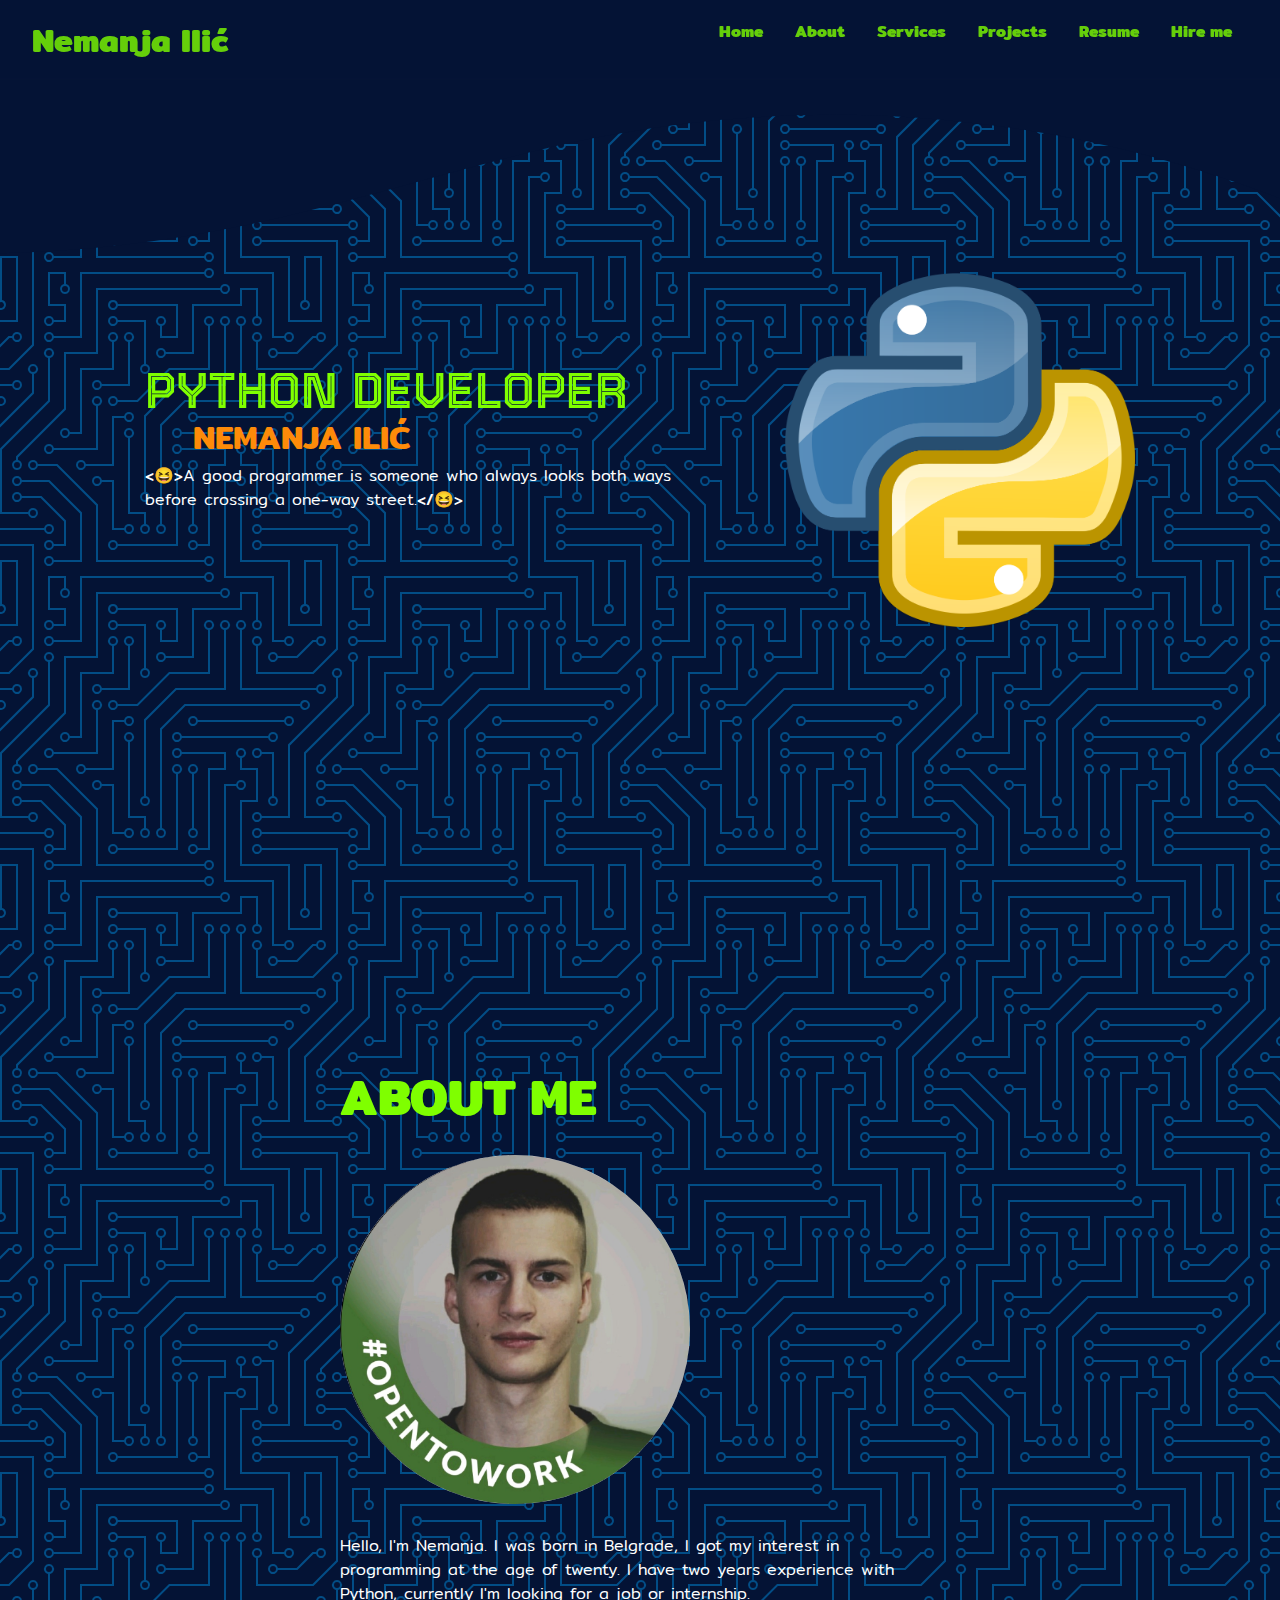
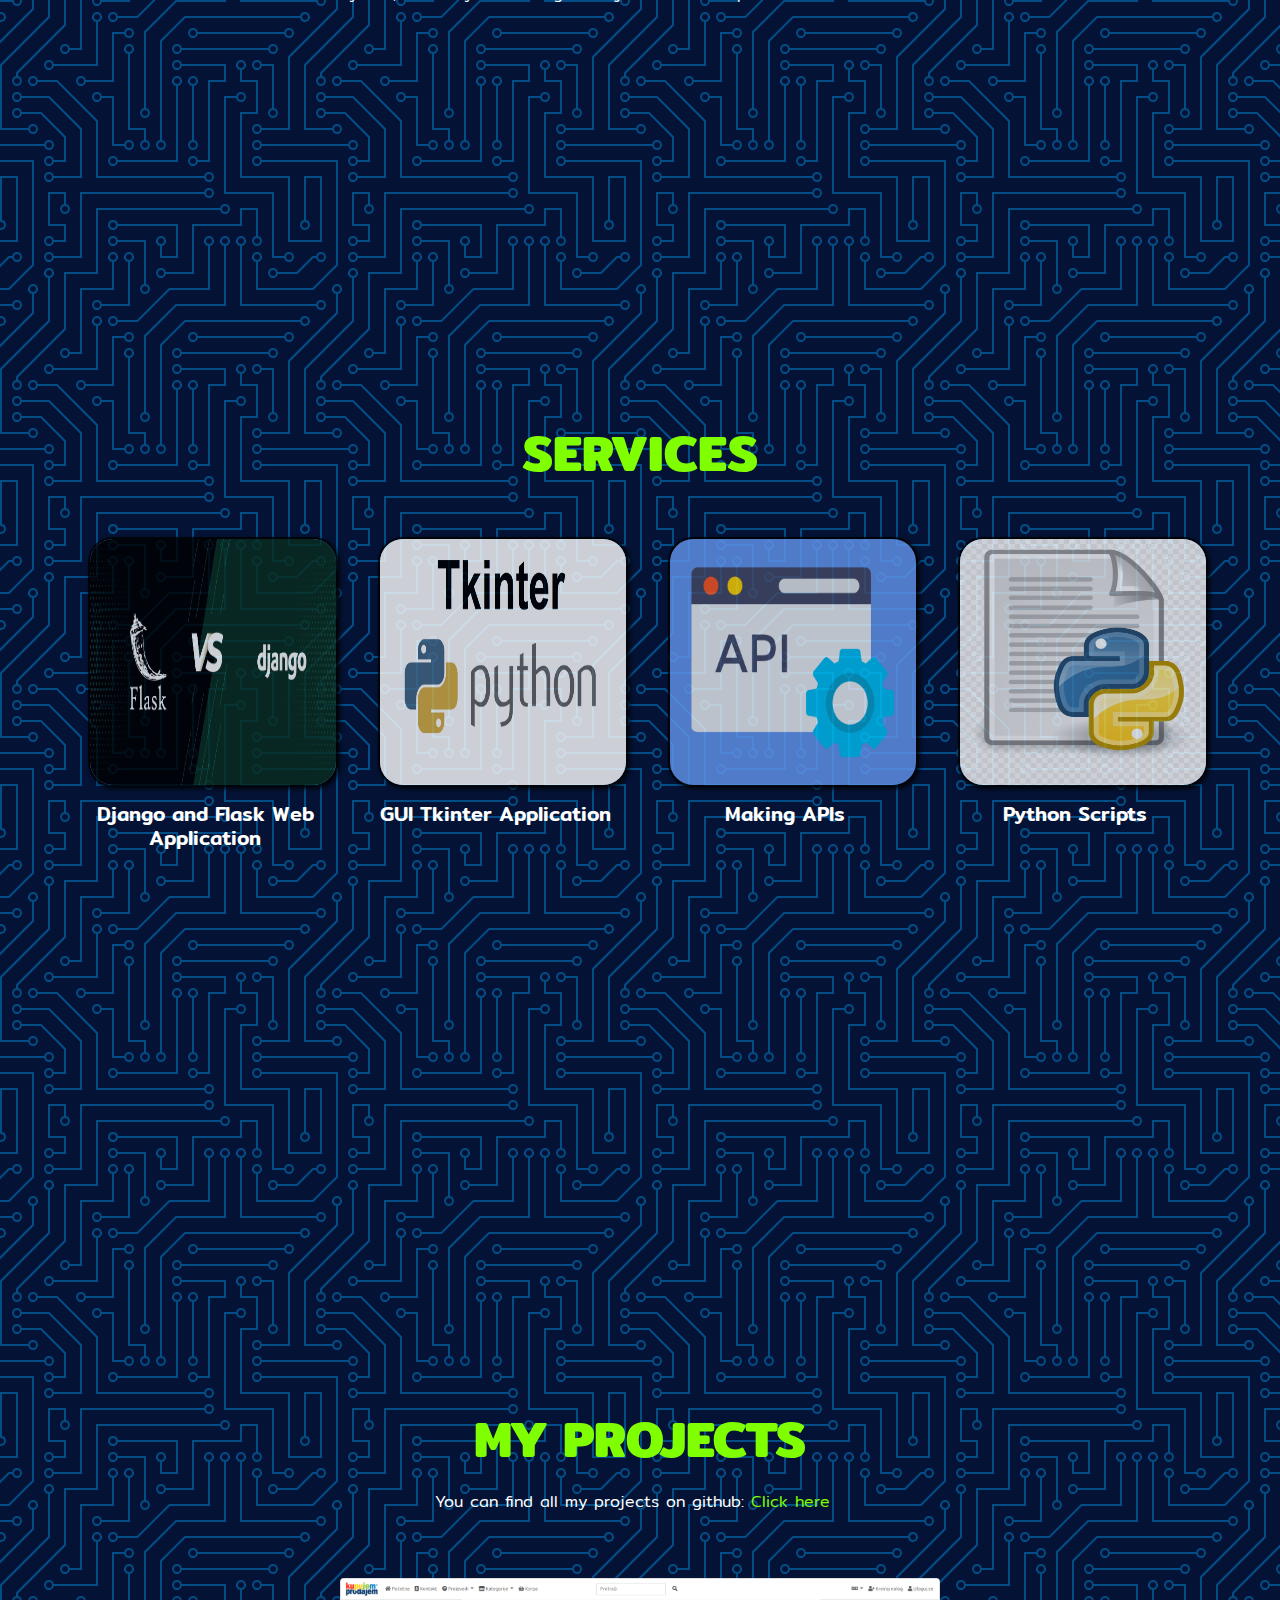
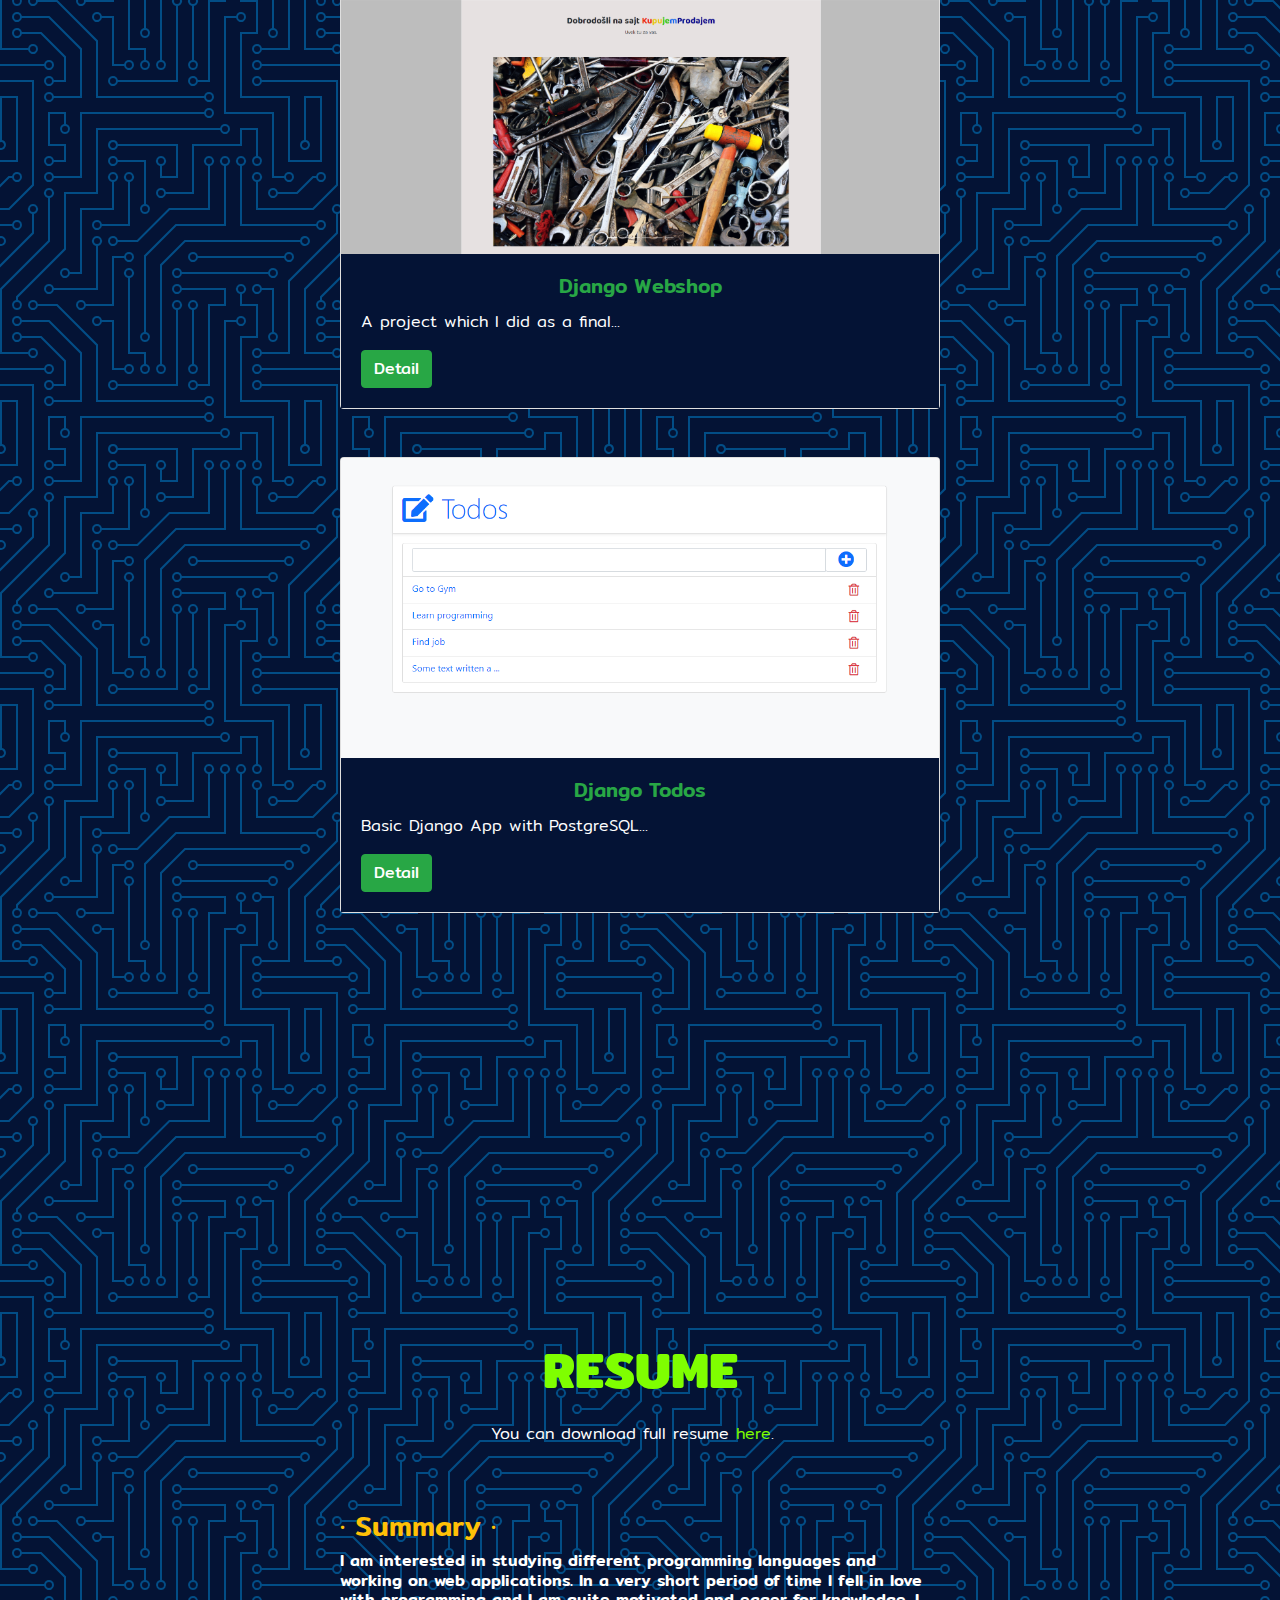
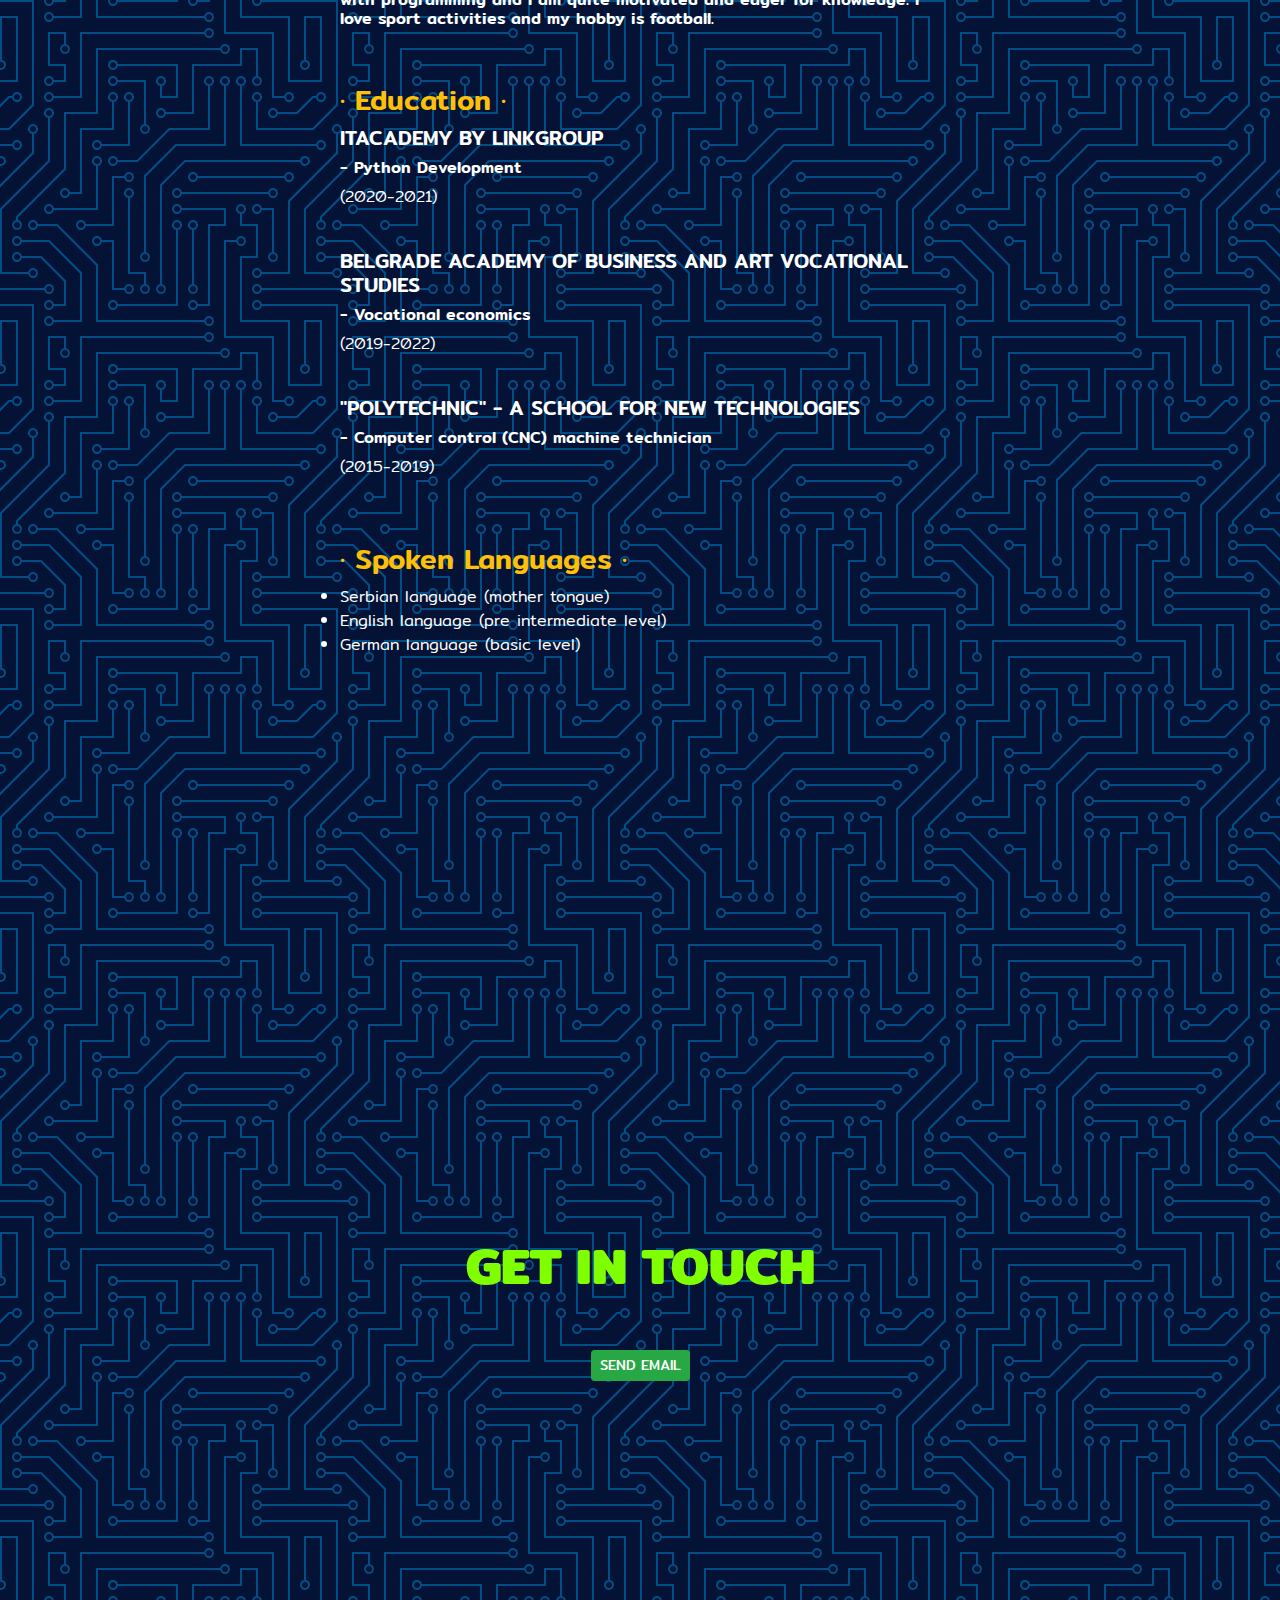
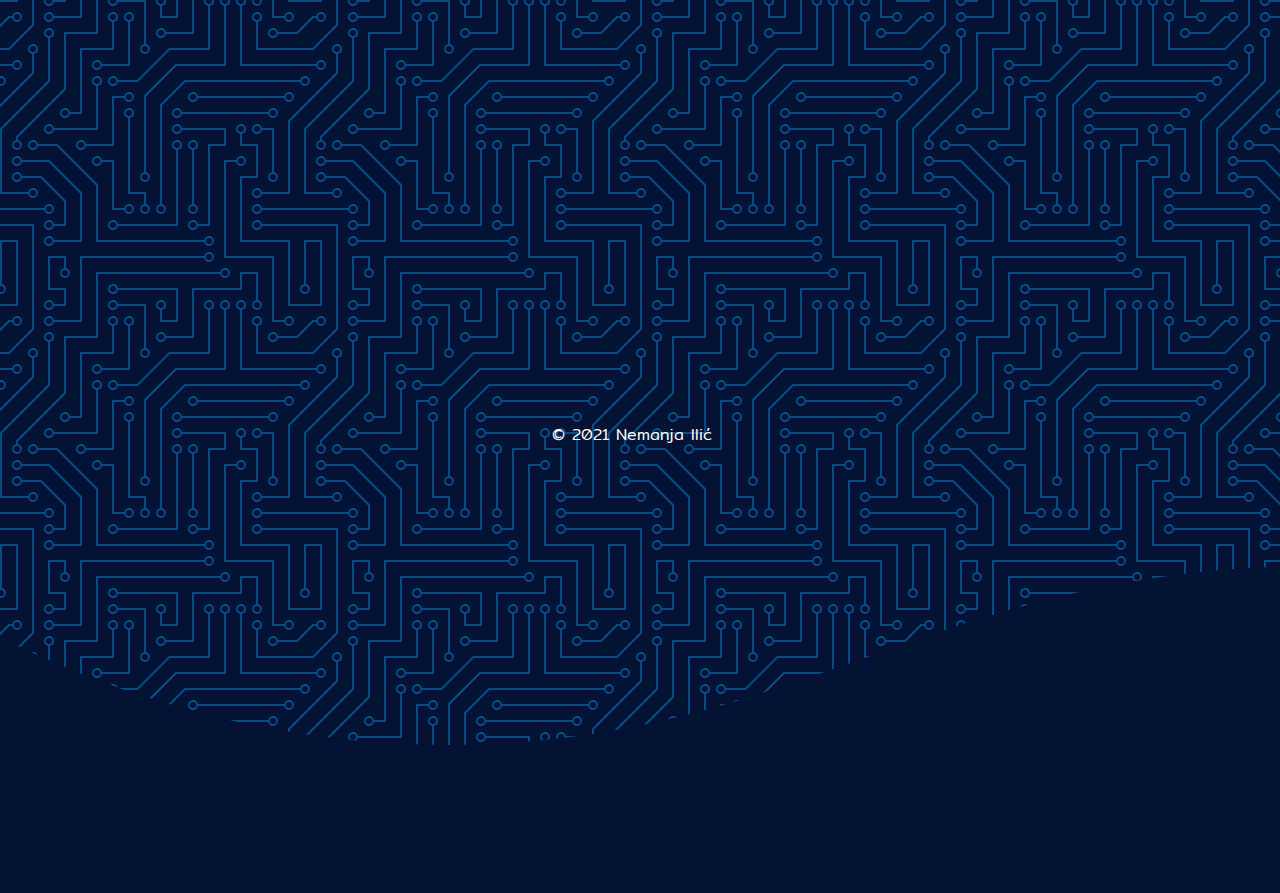
<file: index.html>
<!DOCTYPE html>
<html lang="en">

<head>
    <meta charset="UTF-8">
    <meta http-equiv="X-UA-Compatible" content="IE=edge">
    <meta name="viewport" content="width=device-width, initial-scale=1.0">
    <title>Python Developer | Nemanja Ilić</title>
    <link rel="stylesheet" href="https://maxcdn.bootstrapcdn.com/bootstrap/4.0.0/css/bootstrap.min.css" integrity="sha384-Gn5384xqQ1aoWXA+058RXPxPg6fy4IWvTNh0E263XmFcJlSAwiGgFAW/dAiS6JXm" crossorigin="anonymous">
    <link rel="stylesheet" href="static/css/style.css">
    <link rel="shortcut icon" href="static/python.ico" type="image/x-icon">
</head>

<body>
    <header class="header">
        <a id="user" href="index.html">Nemanja Ilić</a>
        <div class="menu-btn">
            <div class="menu-btn__lines"></div>
        </div>
        <ul class="menu-items">
            <li><a href="#home" class="menu-item">Home</a></li>
            <li><a href="#about" class="menu-item">About</a></li>
            <li><a href="#services" class="menu-item">Services</a></li>
            <li><a href="#projects" class="menu-item">Projects</a></li>
            <li><a href="#resume" class="menu-item">Resume</a></li>
            <li><a href="#hire_me" class="menu-item">Hire me</a></li>
        </ul>
    </header>
    <section class="section hero-section" id="home">
        <div class="custom-shape-divider-top-1631554355">
            <svg data-name="Layer 1" xmlns="http://www.w3.org/2000/svg" viewBox="0 0 1200 120" preserveAspectRatio="none">
                <path d="M985.66,92.83C906.67,72,823.78,31,743.84,14.19c-82.26-17.34-168.06-16.33-250.45.39-57.84,11.73-114,31.07-172,41.86A600.21,600.21,0,0,1,0,27.35V120H1200V95.8C1132.19,118.92,1055.71,111.31,985.66,92.83Z" class="shape-fill"></path>
            </svg>
        </div>
        <div class="hero-col">
            <h1 id="typing">Python Developer</h1>
            <h2>Nemanja Ilić</h2>
            <p><b>&lt;&#128518;&gt;</b>A good programmer is someone who always looks both ways before crossing a one-way street.<b>&lt;/&#128518;&gt;</b></p>
        </div>
        <div class="hero-col hero-img">
            <img src="static/images/python.png" alt="python logo">
        </div>
    </section>
    <section class="section another-section" id="about">
        <div class="another-col">
            <h1>About Me</h1>
            <img src="static/images/me.jpeg" alt="my photo">
            <p>Hello, I'm Nemanja. I was born in Belgrade, I got my interest in programming at the age of twenty. I have two years experience with Python, currently I'm looking for a job or internship.</p>

        </div>
    </section>
    <section id="services">
        <h1 class="text-center">Services</h1>
        <br><br>
        <div class="row">
            <div class="column">
                <div class="box"><img src="static/images/djangoflask.jpg" alt="django-flask logo"></div>
                <div class="column-name">
                    <h5>Django and Flask Web Application</h5>
                </div>
            </div>
            <div class="column">
                <div class="box"><img src="static/images/tkinter.jpg" alt="tkinter logo"></div>
                <div class="column-name">
                    <h5>GUI Tkinter Application</h5>
                </div>
            </div>
            <div class="column">
                <div class="box"><img src="static/images/apis.png" alt="api logo"></div>
                <div class="column-name">
                    <h5>Making APIs</h5>
                </div>
            </div>
            <div class="column">
                <div class="box"><img src="static/images/pythonscripts.png" alt="pythonscripts logo"></div>
                <div class="column-name">
                    <h5 class="text-center">Python Scripts</h5>
                </div>
            </div>
        </div>
    </section>

    <section id="projects">
        <div class="hero-col">
            <h1 class="text-center">My Projects</h1><br>
            <p class="text-center">You can find all my projects on github: <span><a href="https://github.com/nemanjailic7" target="_blank">Click here</a></span></p>
            <br><br>
            <!-- PROJECT 1 -->
            <div class="card" style="max-width: 50rem;">
                <img class="card-img-top" src="static/images/projects/djangowebshop1.png" alt="Django Webshop">
                <div class="card-body">
                    <h5 class="card-title text-success text-center">Django Webshop</h5>
                    <p class="card-text text-white">A project which I did as a final...</p>
                    <a href="projects/project1.html" class="btn btn-success">Detail</a>
                </div>
            </div><br><br>
            <!-- PROJECT 2 -->
            <div class="card" style="max-width: 50rem;">
                <img class="card-img-top" src="static/images/projects/djangotodos1.png" alt="Django Todos">
                <div class="card-body">
                    <h5 class="card-title text-success text-center">Django Todos</h5>
                    <p class="card-text text-white">Basic Django App with PostgreSQL...</p>
                    <a href="projects/project2.html" class="btn btn-success">Detail</a>
                </div>
            </div><br><br>


        </div>
    </section>

    <section id="resume">
        <div class="hero-col">
            <h1 class="text-center">Resume</h1><br>
            <p class="text-center">You can download full resume <a href="static/images/NemanjaIlicCV.pdf" download>here</a>.</p>
            <br><br>
            <h3 class="text-warning">&#183; Summary &#183;</h3>
            <h6 class="text-white">I am interested in studying different programming languages and working on web applications. In a very short period of time I fell in love with programming and I am quite motivated and eager for knowledge. I love sport activities and my hobby
                is football.
            </h6>
            <br><br>
            <h3 class="text-warning">&#183; Education &#183;</h3>
            <h5>ITACADEMY BY LINKGROUP</h5>
            <h6>- Python Development</h6>
            <p>(2020-2021)</p>
            <br>
            <h5>BELGRADE ACADEMY OF BUSINESS AND ART VOCATIONAL STUDIES</h5>
            <h6>- Vocational economics</h6>
            <p>(2019-2022)</p>
            <br>
            <h5>"POLYTECHNIC" - A SCHOOL FOR NEW TECHNOLOGIES</h5>
            <h6>- Computer control (CNC) machine technician</h6>
            <p>(2015-2019)</p>
            <br><br>
            <h3 class="text-warning">&#183; Spoken Languages &#183;</h3>
            <ul class="text-white">
                <li>Serbian language (mother tongue)</li>
                <li>English language (pre intermediate level)</li>
                <li>German language (basic level)</li>
            </ul>

        </div>
    </section>

    <section id="hire_me">
        <div class="another-col">
            <h1 class="text-center">Get in touch</h1><br><br>
            <h1 class="text-center"><a class="btn btn-success btn-sm text-white" href="mailto:nemanjaailic7@gmail.com">SEND EMAIL</a></h1>
        </div>
    </section>

    <section id="footer">
        <p>&copy; 2021 Nemanja Ilić</p>
        <div class="custom-shape-divider-bottom-1631554417">
            <svg data-name="Layer 1" xmlns="http://www.w3.org/2000/svg" viewBox="0 0 1200 120" preserveAspectRatio="none">
        <path d="M985.66,92.83C906.67,72,823.78,31,743.84,14.19c-82.26-17.34-168.06-16.33-250.45.39-57.84,11.73-114,31.07-172,41.86A600.21,600.21,0,0,1,0,27.35V120H1200V95.8C1132.19,118.92,1055.71,111.31,985.66,92.83Z" class="shape-fill"></path>
    </svg>
        </div>
    </section>

    <script src="static/js/index.js"></script>
    <script src="https://code.jquery.com/jquery-3.2.1.slim.min.js" integrity="sha384-KJ3o2DKtIkvYIK3UENzmM7KCkRr/rE9/Qpg6aAZGJwFDMVNA/GpGFF93hXpG5KkN" crossorigin="anonymous"></script>
    <script src="https://cdnjs.cloudflare.com/ajax/libs/popper.js/1.12.9/umd/popper.min.js" integrity="sha384-ApNbgh9B+Y1QKtv3Rn7W3mgPxhU9K/ScQsAP7hUibX39j7fakFPskvXusvfa0b4Q" crossorigin="anonymous"></script>
    <script src="https://maxcdn.bootstrapcdn.com/bootstrap/4.0.0/js/bootstrap.min.js" integrity="sha384-JZR6Spejh4U02d8jOt6vLEHfe/JQGiRRSQQxSfFWpi1MquVdAyjUar5+76PVCmYl" crossorigin="anonymous"></script>
</body>

</html>
</file>
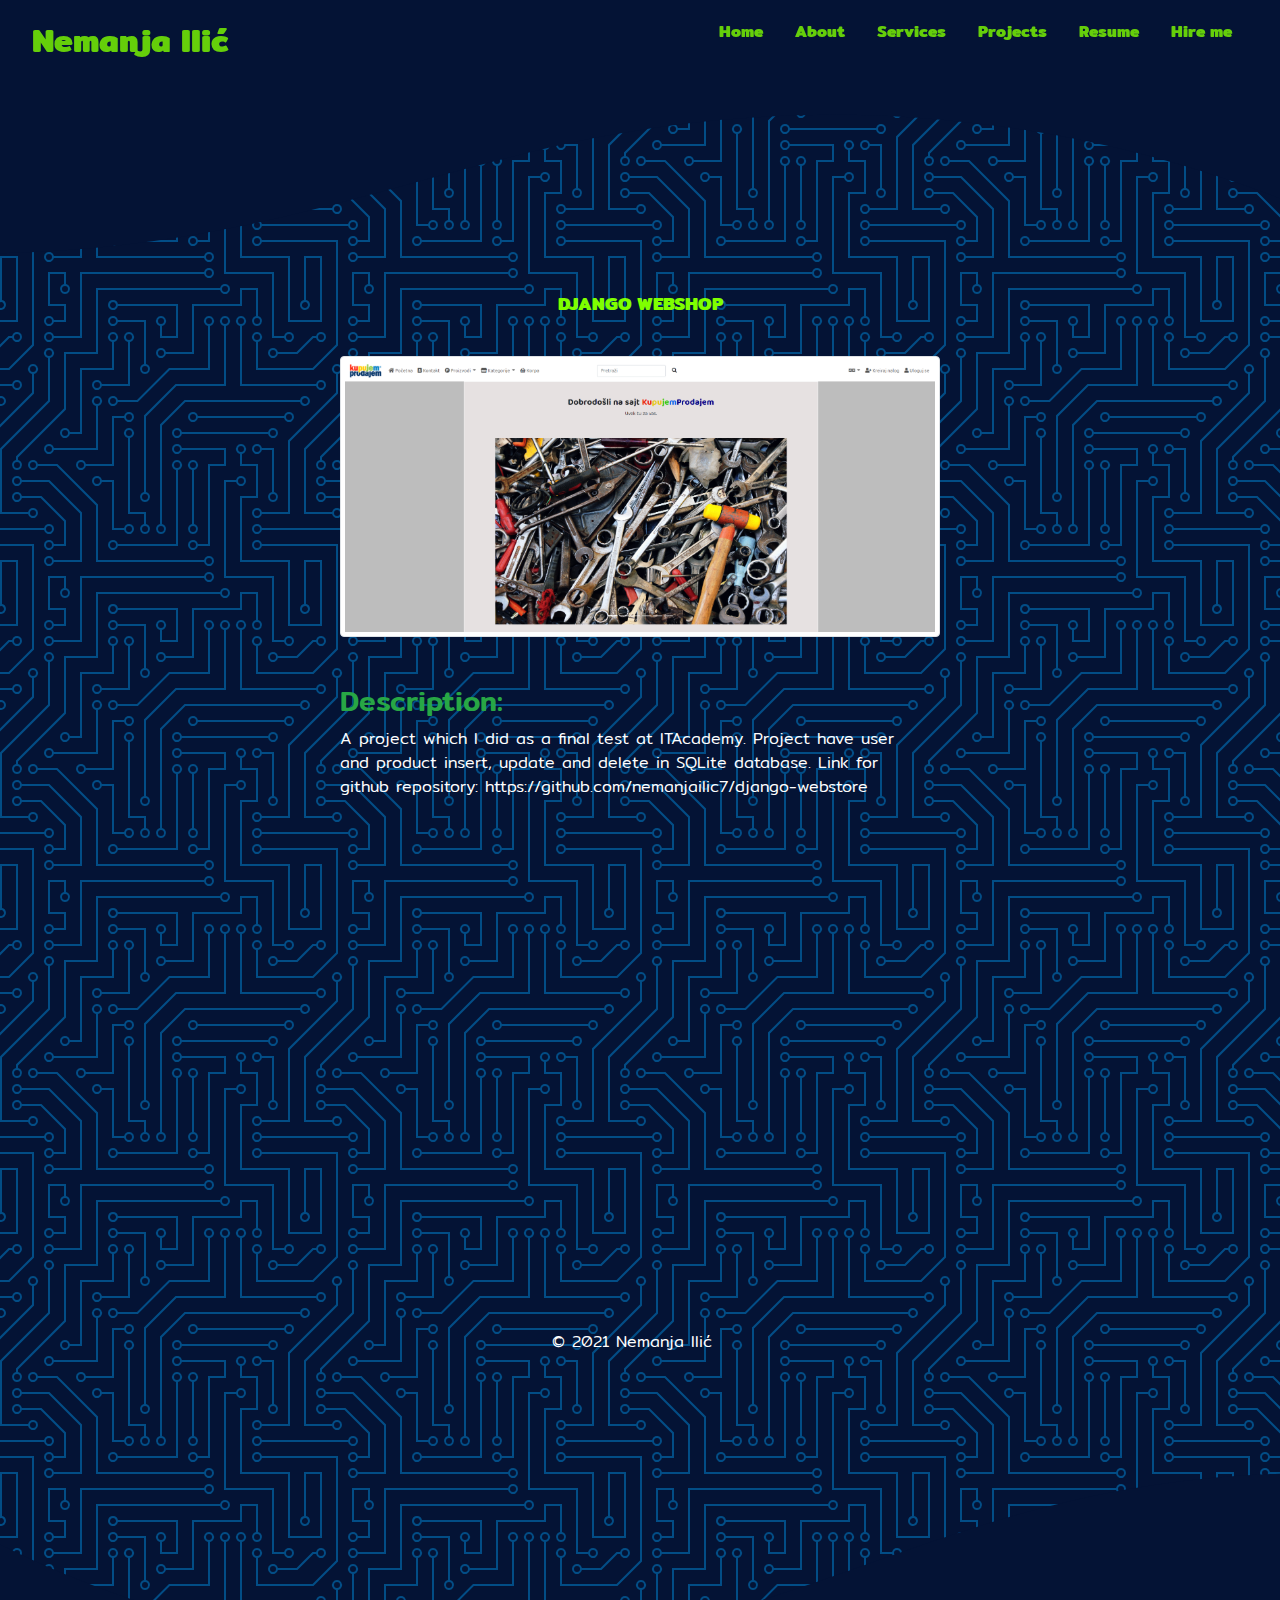
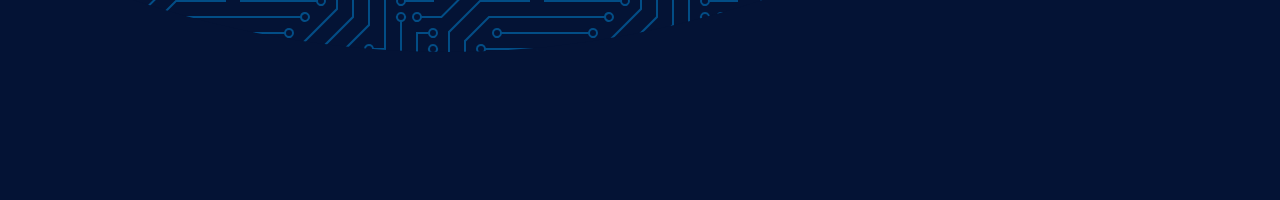
<file: projects/project1.html>
<!DOCTYPE html>
<html lang="en">

<head>
    <meta charset="UTF-8">
    <meta http-equiv="X-UA-Compatible" content="IE=edge">
    <meta name="viewport" content="width=device-width, initial-scale=1.0">
    <title>Django Webshop | Nemanja Ilić</title>
    <link rel="stylesheet" href="https://maxcdn.bootstrapcdn.com/bootstrap/4.0.0/css/bootstrap.min.css" integrity="sha384-Gn5384xqQ1aoWXA+058RXPxPg6fy4IWvTNh0E263XmFcJlSAwiGgFAW/dAiS6JXm" crossorigin="anonymous">
    <link rel="stylesheet" href="./../static/css/style.css">
    <link rel="shortcut icon" href="./../static/python.ico" type="image/x-icon">
</head>

<body>
    <header class="header">
        <a id="user" href="index.html">Nemanja Ilić</a>
        <div class="menu-btn">
            <div class="menu-btn__lines"></div>
        </div>
        <ul class="menu-items">
            <li><a href="./../index.html#home" class="menu-item">Home</a></li>
            <li><a href="./../index.html#about" class="menu-item">About</a></li>
            <li><a href="./../index.html#services" class="menu-item">Services</a></li>
            <li><a href="./../index.html#projects" class="menu-item">Projects</a></li>
            <li><a href="./../index.html#resume" class="menu-item">Resume</a></li>
            <li><a href="./../index.html#hire_me" class="menu-item">Hire me</a></li>
        </ul>
    </header>
    <section id="project-detail">
        <div class="custom-shape-divider-top-1631554355">
            <svg data-name="Layer 1" xmlns="http://www.w3.org/2000/svg" viewBox="0 0 1200 120" preserveAspectRatio="none">
                <path d="M985.66,92.83C906.67,72,823.78,31,743.84,14.19c-82.26-17.34-168.06-16.33-250.45.39-57.84,11.73-114,31.07-172,41.86A600.21,600.21,0,0,1,0,27.35V120H1200V95.8C1132.19,118.92,1055.71,111.31,985.66,92.83Z" class="shape-fill"></path>
            </svg>
        </div>
        <div class="hero-col">
            <h1 class="text-center">Django Webshop</h1><br>
            <img class="img-thumbnail" src="./../static/images/projects/djangowebshop1.png" width="1000"><br><br><br>
            <h3 class="text-success">Description:</h3>
            <p>A project which I did as a final test at ITAcademy. Project have user and product insert, update and delete in SQLite database. Link for github repository: https://github.com/nemanjailic7/django-webstore</p>
        </div>
    </section>


    <section id="footer">
        <p>&copy; 2021 Nemanja Ilić</p>
        <div class="custom-shape-divider-bottom-1631554417">
            <svg data-name="Layer 1" xmlns="http://www.w3.org/2000/svg" viewBox="0 0 1200 120" preserveAspectRatio="none">
        <path d="M985.66,92.83C906.67,72,823.78,31,743.84,14.19c-82.26-17.34-168.06-16.33-250.45.39-57.84,11.73-114,31.07-172,41.86A600.21,600.21,0,0,1,0,27.35V120H1200V95.8C1132.19,118.92,1055.71,111.31,985.66,92.83Z" class="shape-fill"></path>
    </svg>
        </div>
    </section>

    <script src="./../static/js/index.js"></script>
    <script src="https://code.jquery.com/jquery-3.2.1.slim.min.js" integrity="sha384-KJ3o2DKtIkvYIK3UENzmM7KCkRr/rE9/Qpg6aAZGJwFDMVNA/GpGFF93hXpG5KkN" crossorigin="anonymous"></script>
    <script src="https://cdnjs.cloudflare.com/ajax/libs/popper.js/1.12.9/umd/popper.min.js" integrity="sha384-ApNbgh9B+Y1QKtv3Rn7W3mgPxhU9K/ScQsAP7hUibX39j7fakFPskvXusvfa0b4Q" crossorigin="anonymous"></script>
    <script src="https://maxcdn.bootstrapcdn.com/bootstrap/4.0.0/js/bootstrap.min.js" integrity="sha384-JZR6Spejh4U02d8jOt6vLEHfe/JQGiRRSQQxSfFWpi1MquVdAyjUar5+76PVCmYl" crossorigin="anonymous"></script>
</body>

</html>
</file>
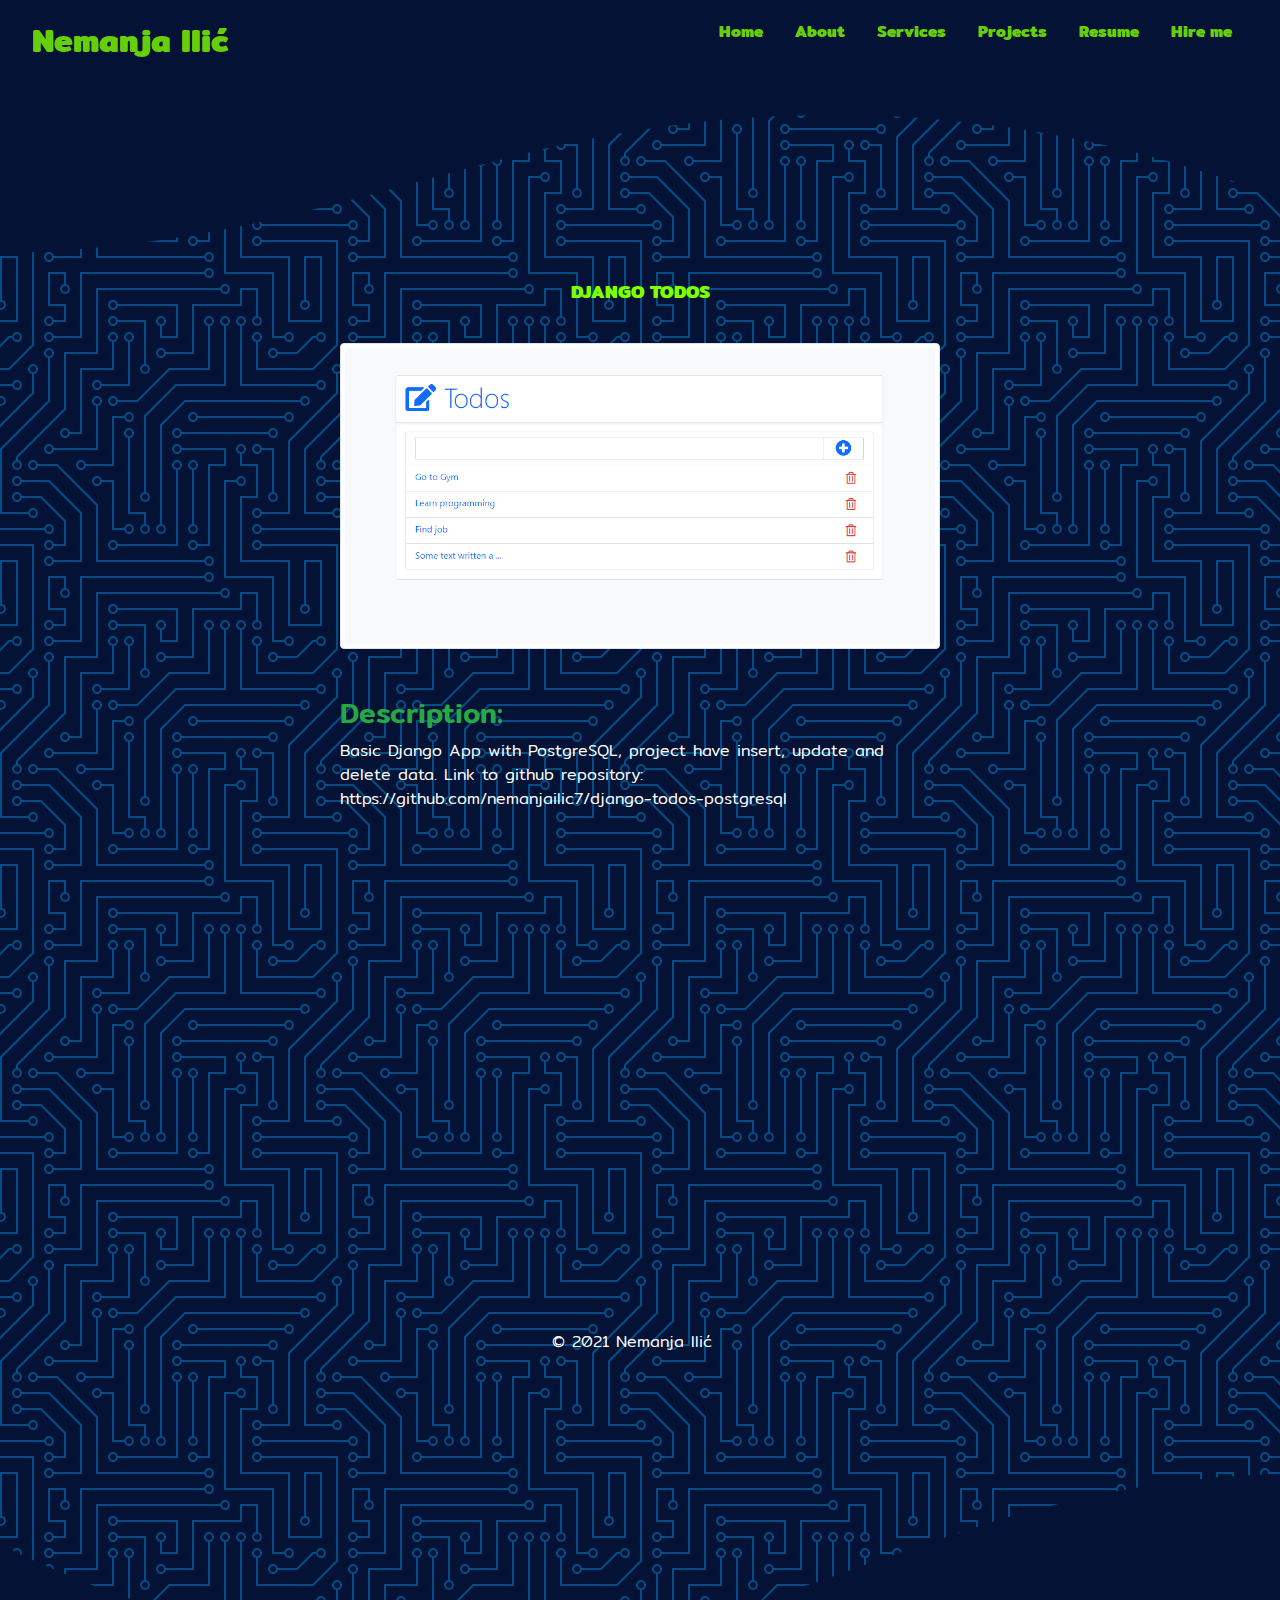
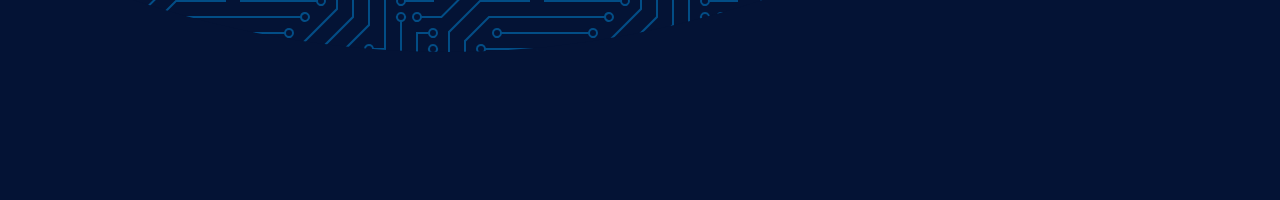
<file: projects/project2.html>
<!DOCTYPE html>
<html lang="en">

<head>
    <meta charset="UTF-8">
    <meta http-equiv="X-UA-Compatible" content="IE=edge">
    <meta name="viewport" content="width=device-width, initial-scale=1.0">
    <title>Django Todos | Nemanja Ilić</title>
    <link rel="stylesheet" href="https://maxcdn.bootstrapcdn.com/bootstrap/4.0.0/css/bootstrap.min.css" integrity="sha384-Gn5384xqQ1aoWXA+058RXPxPg6fy4IWvTNh0E263XmFcJlSAwiGgFAW/dAiS6JXm" crossorigin="anonymous">
    <link rel="stylesheet" href="./../static/css/style.css">
    <link rel="shortcut icon" href="./../static/python.ico" type="image/x-icon">
</head>

<body>
    <header class="header">
        <a id="user" href="index.html">Nemanja Ilić</a>
        <div class="menu-btn">
            <div class="menu-btn__lines"></div>
        </div>
        <ul class="menu-items">
            <li><a href="./../index.html#home" class="menu-item">Home</a></li>
            <li><a href="./../index.html#about" class="menu-item">About</a></li>
            <li><a href="./../index.html#services" class="menu-item">Services</a></li>
            <li><a href="./../index.html#projects" class="menu-item">Projects</a></li>
            <li><a href="./../index.html#resume" class="menu-item">Resume</a></li>
            <li><a href="./../index.html#hire_me" class="menu-item">Hire me</a></li>
        </ul>
    </header>
    <section id="project-detail">
        <div class="custom-shape-divider-top-1631554355">
            <svg data-name="Layer 1" xmlns="http://www.w3.org/2000/svg" viewBox="0 0 1200 120" preserveAspectRatio="none">
                <path d="M985.66,92.83C906.67,72,823.78,31,743.84,14.19c-82.26-17.34-168.06-16.33-250.45.39-57.84,11.73-114,31.07-172,41.86A600.21,600.21,0,0,1,0,27.35V120H1200V95.8C1132.19,118.92,1055.71,111.31,985.66,92.83Z" class="shape-fill"></path>
            </svg>
        </div>
        <div class="hero-col">
            <h1 class="text-center">Django Todos</h1><br>
            <img class="img-thumbnail" src="./../static/images/projects/djangotodos1.png" width=" 1000 "><br><br><br>
            <h3 class="text-success ">Description:</h3>
            <p>Basic Django App with PostgreSQL, project have insert, update and delete data. Link to github repository: https://github.com/nemanjailic7/django-todos-postgresql</p>
        </div>
    </section>


    <section id="footer ">
        <p>&copy; 2021 Nemanja Ilić</p>
        <div class="custom-shape-divider-bottom-1631554417 ">
            <svg data-name="Layer 1 " xmlns="http://www.w3.org/2000/svg " viewBox="0 0 1200 120 " preserveAspectRatio="none ">
        <path d="M985.66,92.83C906.67,72,823.78,31,743.84,14.19c-82.26-17.34-168.06-16.33-250.45.39-57.84,11.73-114,31.07-172,41.86A600.21,600.21,0,0,1,0,27.35V120H1200V95.8C1132.19,118.92,1055.71,111.31,985.66,92.83Z " class="shape-fill "></path>
    </svg>
        </div>
    </section>

    <script src="./../static/js/index.js "></script>
    <script src="https://code.jquery.com/jquery-3.2.1.slim.min.js " integrity="sha384-KJ3o2DKtIkvYIK3UENzmM7KCkRr/rE9/Qpg6aAZGJwFDMVNA/GpGFF93hXpG5KkN " crossorigin="anonymous "></script>
    <script src="https://cdnjs.cloudflare.com/ajax/libs/popper.js/1.12.9/umd/popper.min.js " integrity="sha384-ApNbgh9B+Y1QKtv3Rn7W3mgPxhU9K/ScQsAP7hUibX39j7fakFPskvXusvfa0b4Q " crossorigin="anonymous "></script>
    <script src="https://maxcdn.bootstrapcdn.com/bootstrap/4.0.0/js/bootstrap.min.js " integrity="sha384-JZR6Spejh4U02d8jOt6vLEHfe/JQGiRRSQQxSfFWpi1MquVdAyjUar5+76PVCmYl " crossorigin="anonymous "></script>
</body>

</html>
</file>
<file: static/css/style.css>
@import url('https://fonts.googleapis.com/css2?family=Chakra+Petch:ital,wght@0,300;0,400;0,500;1,300&family=Patrick+Hand&family=Tourney:wght@300&display=swap');
@import url('https://fonts.googleapis.com/css2?family=Mitr:wght@300;500&display=swap');
* {
    margin: 0;
    padding: 0;
    box-sizing: border-box;
}


/* width */

::-webkit-scrollbar {
    width: 10px;
}


/* Track */

 ::-webkit-scrollbar-track {
    background: #041335;
}


/* Handle */

 ::-webkit-scrollbar-thumb {
    background: #555;
    border-radius: 3px;
}


/* Handle on hover */

 ::-webkit-scrollbar-thumb:hover {
    background: chartreuse;
    border-radius: 3px;
}

html {
    scroll-behavior: smooth;
}

body {
    font-family: 'Mitr', sans-serif;
    background-color: #041335;
    background-image: url("data:image/svg+xml,%3Csvg xmlns='http://www.w3.org/2000/svg' viewBox='0 0 304 304' width='304' height='304'%3E%3Cpath fill='%2300a5ff' fill-opacity='0.4' d='M44.1 224a5 5 0 1 1 0 2H0v-2h44.1zm160 48a5 5 0 1 1 0 2H82v-2h122.1zm57.8-46a5 5 0 1 1 0-2H304v2h-42.1zm0 16a5 5 0 1 1 0-2H304v2h-42.1zm6.2-114a5 5 0 1 1 0 2h-86.2a5 5 0 1 1 0-2h86.2zm-256-48a5 5 0 1 1 0 2H0v-2h12.1zm185.8 34a5 5 0 1 1 0-2h86.2a5 5 0 1 1 0 2h-86.2zM258 12.1a5 5 0 1 1-2 0V0h2v12.1zm-64 208a5 5 0 1 1-2 0v-54.2a5 5 0 1 1 2 0v54.2zm48-198.2V80h62v2h-64V21.9a5 5 0 1 1 2 0zm16 16V64h46v2h-48V37.9a5 5 0 1 1 2 0zm-128 96V208h16v12.1a5 5 0 1 1-2 0V210h-16v-76.1a5 5 0 1 1 2 0zm-5.9-21.9a5 5 0 1 1 0 2H114v48H85.9a5 5 0 1 1 0-2H112v-48h12.1zm-6.2 130a5 5 0 1 1 0-2H176v-74.1a5 5 0 1 1 2 0V242h-60.1zm-16-64a5 5 0 1 1 0-2H114v48h10.1a5 5 0 1 1 0 2H112v-48h-10.1zM66 284.1a5 5 0 1 1-2 0V274H50v30h-2v-32h18v12.1zM236.1 176a5 5 0 1 1 0 2H226v94h48v32h-2v-30h-48v-98h12.1zm25.8-30a5 5 0 1 1 0-2H274v44.1a5 5 0 1 1-2 0V146h-10.1zm-64 96a5 5 0 1 1 0-2H208v-80h16v-14h-42.1a5 5 0 1 1 0-2H226v18h-16v80h-12.1zm86.2-210a5 5 0 1 1 0 2H272V0h2v32h10.1zM98 101.9V146H53.9a5 5 0 1 1 0-2H96v-42.1a5 5 0 1 1 2 0zM53.9 34a5 5 0 1 1 0-2H80V0h2v34H53.9zm60.1 3.9V66H82v64H69.9a5 5 0 1 1 0-2H80V64h32V37.9a5 5 0 1 1 2 0zM101.9 82a5 5 0 1 1 0-2H128V37.9a5 5 0 1 1 2 0V82h-28.1zm16-64a5 5 0 1 1 0-2H146v44.1a5 5 0 1 1-2 0V18h-26.1zm102.2 270a5 5 0 1 1 0 2H98v14h-2v-16h124.1zM242 149.9V160h16v34h-16v62h48v48h-2v-46h-48v-66h16v-30h-16v-12.1a5 5 0 1 1 2 0zM53.9 18a5 5 0 1 1 0-2H64V2H48V0h18v18H53.9zm112 32a5 5 0 1 1 0-2H192V0h50v2h-48v48h-28.1zm-48-48a5 5 0 0 1-9.8-2h2.07a3 3 0 1 0 5.66 0H178v34h-18V21.9a5 5 0 1 1 2 0V32h14V2h-58.1zm0 96a5 5 0 1 1 0-2H137l32-32h39V21.9a5 5 0 1 1 2 0V66h-40.17l-32 32H117.9zm28.1 90.1a5 5 0 1 1-2 0v-76.51L175.59 80H224V21.9a5 5 0 1 1 2 0V82h-49.59L146 112.41v75.69zm16 32a5 5 0 1 1-2 0v-99.51L184.59 96H300.1a5 5 0 0 1 3.9-3.9v2.07a3 3 0 0 0 0 5.66v2.07a5 5 0 0 1-3.9-3.9H185.41L162 121.41v98.69zm-144-64a5 5 0 1 1-2 0v-3.51l48-48V48h32V0h2v50H66v55.41l-48 48v2.69zM50 53.9v43.51l-48 48V208h26.1a5 5 0 1 1 0 2H0v-65.41l48-48V53.9a5 5 0 1 1 2 0zm-16 16V89.41l-34 34v-2.82l32-32V69.9a5 5 0 1 1 2 0zM12.1 32a5 5 0 1 1 0 2H9.41L0 43.41V40.6L8.59 32h3.51zm265.8 18a5 5 0 1 1 0-2h18.69l7.41-7.41v2.82L297.41 50H277.9zm-16 160a5 5 0 1 1 0-2H288v-71.41l16-16v2.82l-14 14V210h-28.1zm-208 32a5 5 0 1 1 0-2H64v-22.59L40.59 194H21.9a5 5 0 1 1 0-2H41.41L66 216.59V242H53.9zm150.2 14a5 5 0 1 1 0 2H96v-56.6L56.6 162H37.9a5 5 0 1 1 0-2h19.5L98 200.6V256h106.1zm-150.2 2a5 5 0 1 1 0-2H80v-46.59L48.59 178H21.9a5 5 0 1 1 0-2H49.41L82 208.59V258H53.9zM34 39.8v1.61L9.41 66H0v-2h8.59L32 40.59V0h2v39.8zM2 300.1a5 5 0 0 1 3.9 3.9H3.83A3 3 0 0 0 0 302.17V256h18v48h-2v-46H2v42.1zM34 241v63h-2v-62H0v-2h34v1zM17 18H0v-2h16V0h2v18h-1zm273-2h14v2h-16V0h2v16zm-32 273v15h-2v-14h-14v14h-2v-16h18v1zM0 92.1A5.02 5.02 0 0 1 6 97a5 5 0 0 1-6 4.9v-2.07a3 3 0 1 0 0-5.66V92.1zM80 272h2v32h-2v-32zm37.9 32h-2.07a3 3 0 0 0-5.66 0h-2.07a5 5 0 0 1 9.8 0zM5.9 0A5.02 5.02 0 0 1 0 5.9V3.83A3 3 0 0 0 3.83 0H5.9zm294.2 0h2.07A3 3 0 0 0 304 3.83V5.9a5 5 0 0 1-3.9-5.9zm3.9 300.1v2.07a3 3 0 0 0-1.83 1.83h-2.07a5 5 0 0 1 3.9-3.9zM97 100a3 3 0 1 0 0-6 3 3 0 0 0 0 6zm0-16a3 3 0 1 0 0-6 3 3 0 0 0 0 6zm16 16a3 3 0 1 0 0-6 3 3 0 0 0 0 6zm16 16a3 3 0 1 0 0-6 3 3 0 0 0 0 6zm0 16a3 3 0 1 0 0-6 3 3 0 0 0 0 6zm-48 32a3 3 0 1 0 0-6 3 3 0 0 0 0 6zm16 16a3 3 0 1 0 0-6 3 3 0 0 0 0 6zm32 48a3 3 0 1 0 0-6 3 3 0 0 0 0 6zm-16 16a3 3 0 1 0 0-6 3 3 0 0 0 0 6zm32-16a3 3 0 1 0 0-6 3 3 0 0 0 0 6zm0-32a3 3 0 1 0 0-6 3 3 0 0 0 0 6zm16 32a3 3 0 1 0 0-6 3 3 0 0 0 0 6zm32 16a3 3 0 1 0 0-6 3 3 0 0 0 0 6zm0-16a3 3 0 1 0 0-6 3 3 0 0 0 0 6zm-16-64a3 3 0 1 0 0-6 3 3 0 0 0 0 6zm16 0a3 3 0 1 0 0-6 3 3 0 0 0 0 6zm16 96a3 3 0 1 0 0-6 3 3 0 0 0 0 6zm0 16a3 3 0 1 0 0-6 3 3 0 0 0 0 6zm16 16a3 3 0 1 0 0-6 3 3 0 0 0 0 6zm16-144a3 3 0 1 0 0-6 3 3 0 0 0 0 6zm0 32a3 3 0 1 0 0-6 3 3 0 0 0 0 6zm16-32a3 3 0 1 0 0-6 3 3 0 0 0 0 6zm16-16a3 3 0 1 0 0-6 3 3 0 0 0 0 6zm-96 0a3 3 0 1 0 0-6 3 3 0 0 0 0 6zm0 16a3 3 0 1 0 0-6 3 3 0 0 0 0 6zm16-32a3 3 0 1 0 0-6 3 3 0 0 0 0 6zm96 0a3 3 0 1 0 0-6 3 3 0 0 0 0 6zm-16-64a3 3 0 1 0 0-6 3 3 0 0 0 0 6zm16-16a3 3 0 1 0 0-6 3 3 0 0 0 0 6zm-32 0a3 3 0 1 0 0-6 3 3 0 0 0 0 6zm0-16a3 3 0 1 0 0-6 3 3 0 0 0 0 6zm-16 0a3 3 0 1 0 0-6 3 3 0 0 0 0 6zm-16 0a3 3 0 1 0 0-6 3 3 0 0 0 0 6zm-16 0a3 3 0 1 0 0-6 3 3 0 0 0 0 6zM49 36a3 3 0 1 0 0-6 3 3 0 0 0 0 6zm-32 0a3 3 0 1 0 0-6 3 3 0 0 0 0 6zm32 16a3 3 0 1 0 0-6 3 3 0 0 0 0 6zM33 68a3 3 0 1 0 0-6 3 3 0 0 0 0 6zm16-48a3 3 0 1 0 0-6 3 3 0 0 0 0 6zm0 240a3 3 0 1 0 0-6 3 3 0 0 0 0 6zm16 32a3 3 0 1 0 0-6 3 3 0 0 0 0 6zm-16-64a3 3 0 1 0 0-6 3 3 0 0 0 0 6zm0 16a3 3 0 1 0 0-6 3 3 0 0 0 0 6zm-16-32a3 3 0 1 0 0-6 3 3 0 0 0 0 6zm80-176a3 3 0 1 0 0-6 3 3 0 0 0 0 6zm16 0a3 3 0 1 0 0-6 3 3 0 0 0 0 6zm-16-16a3 3 0 1 0 0-6 3 3 0 0 0 0 6zm32 48a3 3 0 1 0 0-6 3 3 0 0 0 0 6zm16-16a3 3 0 1 0 0-6 3 3 0 0 0 0 6zm0-32a3 3 0 1 0 0-6 3 3 0 0 0 0 6zm112 176a3 3 0 1 0 0-6 3 3 0 0 0 0 6zm-16 16a3 3 0 1 0 0-6 3 3 0 0 0 0 6zm0 16a3 3 0 1 0 0-6 3 3 0 0 0 0 6zm0 16a3 3 0 1 0 0-6 3 3 0 0 0 0 6zM17 180a3 3 0 1 0 0-6 3 3 0 0 0 0 6zm0 16a3 3 0 1 0 0-6 3 3 0 0 0 0 6zm0-32a3 3 0 1 0 0-6 3 3 0 0 0 0 6zm16 0a3 3 0 1 0 0-6 3 3 0 0 0 0 6zM17 84a3 3 0 1 0 0-6 3 3 0 0 0 0 6zm32 64a3 3 0 1 0 0-6 3 3 0 0 0 0 6zm16-16a3 3 0 1 0 0-6 3 3 0 0 0 0 6z'%3E%3C/path%3E%3C/svg%3E");
    color: #fff;
    font-weight: 300;
}

h1,
h2,
h3,
h4,
h5,
h6,
p,
a {
    color: #fff;
}

a {
    color: chartreuse;
}

a:hover {
    text-decoration-line: none;
    color: #5faf0e;
}


/* Header */

header {
    position: fixed;
    top: 0;
    left: 0;
    right: 0;
    display: flex;
    justify-content: space-between;
    padding: 1rem 2rem;
    z-index: 1;
    font-weight: bold;
    backdrop-filter: blur(1px);
}

header a {
    text-decoration: none;
    opacity: 0.8;
    font-size: 2rem;
    color: chartreuse;
}

header a:hover {
    text-decoration: none;
    color: #0c1601;
}

#user:hover {
    color: #62c300;
}

.menu-items {
    list-style: none;
    display: flex;
    align-items: center;
}

.menu-items li a {
    font-size: 1rem;
    padding: 0.5rem 1em;
    transition: background 0.3s ease-in-out;
}

.menu-items li a:hover {
    background-color: #8585e0;
}


/* Sections */

section {
    position: relative;
    min-height: 100vh;
    max-height: auto;
    display: flex;
    justify-content: center;
    align-items: center;
}

.hero-col {
    padding: 20px 20px;
    max-width: 50%;
}

section h1 {
    color: chartreuse;
    font-family: 'Mitr', sans-serif;
    font-size: 50px;
    font-weight: 700;
    line-height: 3vw;
    text-transform: uppercase;
}

#typing {
    font-family: 'Tourney', cursive;
    font-weight: 700;
    overflow: hidden;
    white-space: nowrap;
    animation: typing 3s steps(50) 1s infinite alternate;
}

section h2 {
    font-size: clamp(18px, 2.5vw, 60px);
    font-weight: 600;
    color: #fd8b09;
    padding-left: 3rem;
    text-transform: uppercase;
}

section p {
    padding-right: 1rem;
}

.hero-section img {
    width: clamp(100px, 30vw, 350px);
    animation: animate 5s linear infinite;
    perspective: 800px;
}

.custom-shape-divider-top-1626468575 {
    position: absolute;
    top: 0;
    left: 0;
    width: 100%;
    overflow: hidden;
    line-height: 0;
    transform: rotate(180deg);
}


/* Section 2 */

.another-col {
    width: clamp(300px, 50vw, 600px);
}

.another-col img {
    width: 350px;
    height: auto;
    border-radius: 50%;
    margin: 30px auto;
    animation: blink-image 2s infinite alternate;
}


/* Section 3*/

#services {
    display: flex;
    flex-direction: column;
}

.row {
    width: auto;
    margin: 0 auto;
}

.row::after {
    content: '';
    display: block;
    clear: left;
}

.column {
    float: left;
    width: 250px;
    padding: 8px;
    box-sizing: border-box;
    margin: 0 20px;
}

.column-name {
    text-align: center;
    padding-top: 15px;
}

.box img {
    width: 250px;
    height: 250px;
    background-color: cornflowerblue;
    border-radius: 10%;
}

.box img {
    opacity: 0.8;
    border: 2px solid black;
    filter: drop-shadow(2px 2px 2px black);
}

.box img:hover {
    opacity: 1;
}


/*Section 4*/

#projects {
    padding-top: 300px;
}

.card-body {
    background-color: #041335 !important;
}


/*Section 5*/

#resume {
    padding-top: 350px;
}


/*Section 6*/

#hire_me {
    padding-top: 350px;
}

#mailsender {
    background-color: chartreuse !important;
    color: #041335 !important;
}

#mailsender:hover {
    background-color: #6ed10b !important;
}


/*TOP*/

.custom-shape-divider-top-1631554355 {
    position: absolute;
    top: 0;
    left: 0;
    width: 100%;
    overflow: hidden;
    line-height: 0;
    transform: rotate(180deg);
}

.custom-shape-divider-top-1631554355 svg {
    position: relative;
    display: block;
    width: calc(197% + 1.3px);
    height: 257px;
}

.custom-shape-divider-top-1631554355 .shape-fill {
    fill: #041335;
}


/*BOTTOM*/

.custom-shape-divider-bottom-1631554417 {
    position: absolute;
    bottom: 0;
    left: 0;
    width: 100%;
    overflow: hidden;
    line-height: 0;
}

.custom-shape-divider-bottom-1631554417 svg {
    position: relative;
    display: block;
    width: calc(197% + 1.3px);
    height: 331px;
}

.custom-shape-divider-bottom-1631554417 .shape-fill {
    fill: #041335;
}

.menu-btn {
    position: relative;
    display: none;
    justify-content: center;
    align-items: center;
    width: 1.5rem;
    height: 1.5rem;
    cursor: pointer;
    z-index: 1;
}

.menu-btn__lines,
.menu-btn__lines::before,
.menu-btn__lines::after {
    width: 1.5rem;
    height: 0.1rem;
    background-color: #fff;
    transition: all 0.5s ease-in-out;
}

.menu-btn__lines::before,
.menu-btn__lines::after {
    content: "";
    position: absolute;
}

.menu-btn__lines::before {
    transform: translateY(-0.5rem);
}

.menu-btn__lines::after {
    transform: translateY(0.5rem);
}

.menu-btn.open .menu-btn__lines {
    transform: translateX(2rem);
    background-color: transparent;
}

.menu-btn.open .menu-btn__lines::before {
    transform: rotate(45deg) translate(-1.5rem, 1.5rem);
    background-color: chartreuse;
}

.menu-btn.open .menu-btn__lines::after {
    transform: rotate(-45deg) translate(-1.5rem, -1.5rem);
    background-color: chartreuse;
}

#project-detail {
    padding-top: 200px;
}

#project-detail h1 {
    color: chartreuse;
    font-family: 'Mitr', sans-serif;
    font-size: 18px;
    font-weight: 700;
    line-height: 3vw;
    text-transform: uppercase;
}


/* Animations */

@keyframes blink-image {
    from {
        opacity: 0.8;
        filter: blur(1px) drop-shadow(5px 5px 5px #000100);
    }
    to {
        opacity: 1;
        filter: blur(0px) drop-shadow(5px 5px 5px #000100);
    }
}

@keyframes typing {
    from {
        width: 0ch;
    }
    to {
        width: 25ch;
    }
}

@keyframes animate {
    0% {
        transform: rotateY(0deg);
    }
    100% {
        transform: rotateY(360deg);
    }
}


/** For tablet devices **/

@media screen and (max-width: 1180px) {
    #services {
        padding-top: 400px;
    }
    #projects {
        padding-top: 500px;
    }
    #resume {
        padding-top: 500px;
    }
    #hire_me {
        padding-top: 500px;
    }
    .row {
        justify-content: center;
        align-items: center;
        width: 70%;
    }
    .column-name h5 {
        font-size: 15px;
    }
}

@media (min-width: 768px) and (max-width: 1023px) {
    section h1 {
        padding: 20px;
    }
    .custom-shape-divider-top-1626468575 svg {
        width: calc(300% + 1.3px);
        height: 208px;
    }
    .hero-col {
        max-width: 100%;
        width: clamp(300px, 50vw, 600px);
        padding: 0;
    }
    .hero-img {
        display: none;
    }
    #services {
        padding-top: 250px;
    }
    #projects {
        padding-top: 350px;
    }
    #resume {
        padding-top: 350px;
    }
    #hire_me {
        padding-top: 350px;
    }
    .row {
        justify-content: center;
        align-items: center;
        flex-wrap: wrap-reverse;
        flex-direction: row-reverse;
        padding: 0px 50px;
    }
    .column-name h5 {
        font-size: 15px;
    }
    .column {
        width: 40%;
    }
}


/** For mobile devices **/

@media (max-width: 950px) {
    .column {
        width: 50%;
    }
    .column-name h5 {
        font-size: 15px;
        font-weight: 400;
    }
    #projects {
        padding-top: 350px;
    }
    #resume {
        padding-top: 350px;
    }
    #hire_me {
        padding-top: 350px;
    }
}

@media (max-width: 790px) {
    section h1 {
        font-size: 40px;
        padding: 20px;
    }
    section h2 {
        padding: 0;
        font-size: 17px;
    }
    .custom-shape-divider-top-1626468575 svg {
        width: calc(300% + 1.3px);
        height: 130px;
    }
    header a {
        font-size: 1rem;
    }
    #projects {
        padding-top: 350px;
    }
    #resume {
        padding-top: 350px;
    }
    #hire_me {
        padding-top: 350px;
    }
    .hero-col {
        max-width: 100%;
        width: clamp(300px, 50vw, 600px);
        padding: 0;
    }
    .hero-img {
        display: none;
    }
    .menu-btn {
        display: flex;
    }
    .menu-items {
        flex-direction: column;
        justify-content: space-around;
        position: absolute;
        top: 0;
        right: 0;
        left: 0;
        height: 100vh;
        transform: translateX(100vw);
        background-color: rgba(4, 19, 53, 0.9);
        transition: transform 0.3s ease-in-out;
    }
    .menu-items.open {
        transform: translateX(0);
    }
    .menu-items li {
        width: 100vw;
        height: 100%;
    }
    .menu-items li a {
        color: #fff;
        font-size: 5vh;
        display: flex;
        justify-content: center;
        align-items: center;
        width: 100%;
        height: 100%;
    }
    .another-col img {
        width: 220px;
        filter: blur(0px) drop-shadow(5px 5px 5px #000100);
    }
    .row {
        justify-content: center;
        align-items: center;
    }
    .column-name h5 {
        font-size: 15px;
        font-weight: 400;
    }
}

@media (max-width: 515px) {
    section h1 {
        font-size: 22px;
    }
    #services {
        padding-top: 250px;
    }
    #projects {
        padding-top: 350px;
    }
    #resume {
        padding-top: 350px;
    }
    #hire_me {
        padding-top: 350px;
    }
    .column-name {
        font-size: 15px;
        white-space: nowrap;
    }
    .row {
        width: 100%;
        padding-right: 180px;
    }
}
</file>
